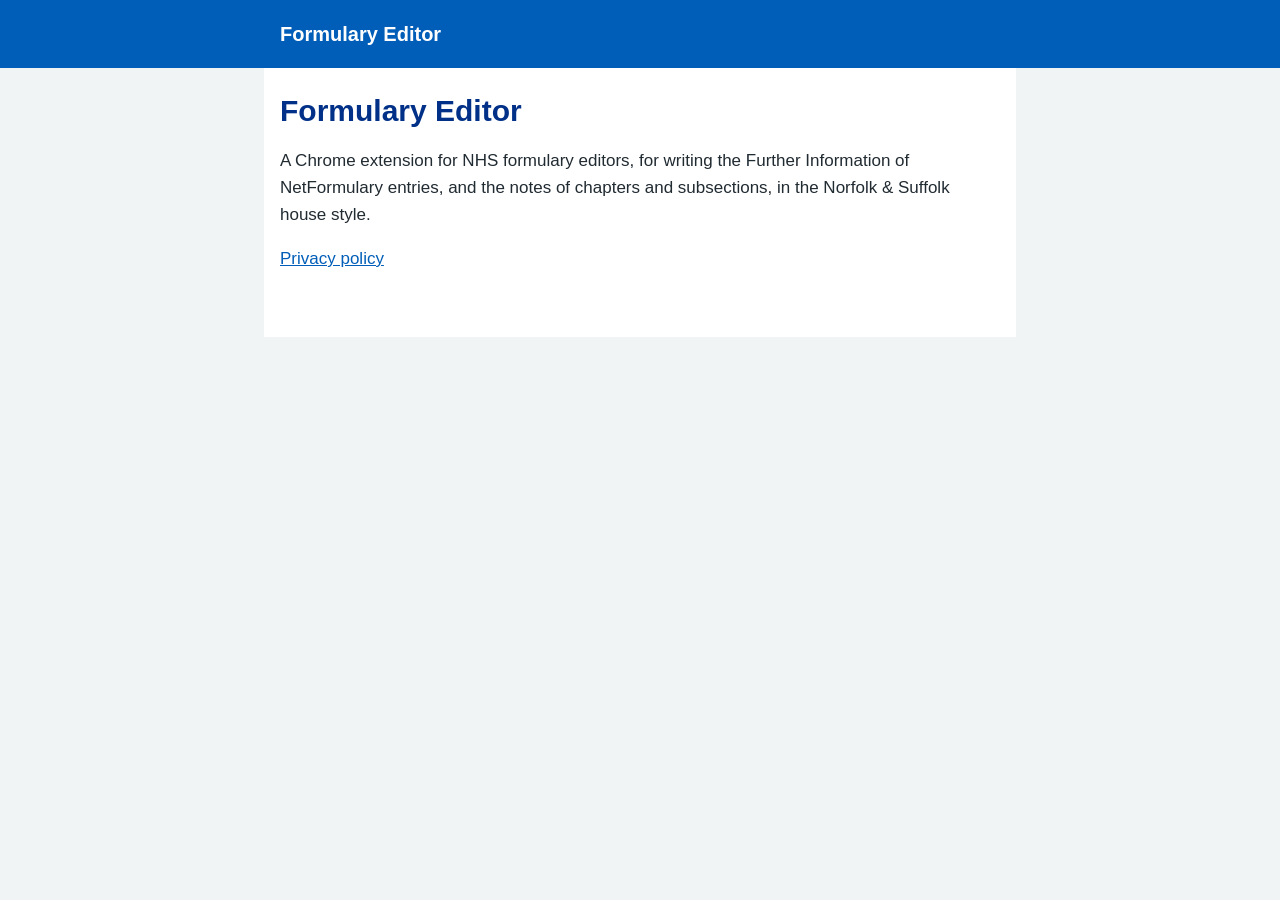
<file: index.html>
<!doctype html>
<html lang="en-GB">
<head>
<meta charset="utf-8">
<meta name="viewport" content="width=device-width, initial-scale=1">
<title>Formulary Editor</title>
<link rel="stylesheet" href="style.css">
</head>
<body>
<header><p>Formulary Editor</p></header>
<main>
<h1>Formulary Editor</h1>
<p>A Chrome extension for NHS formulary editors, for writing the Further Information of NetFormulary entries, and the notes of chapters and subsections, in the Norfolk &amp; Suffolk house style.</p>
<p><a href="privacy/">Privacy policy</a></p>
</main>
</body>
</html>
</file>
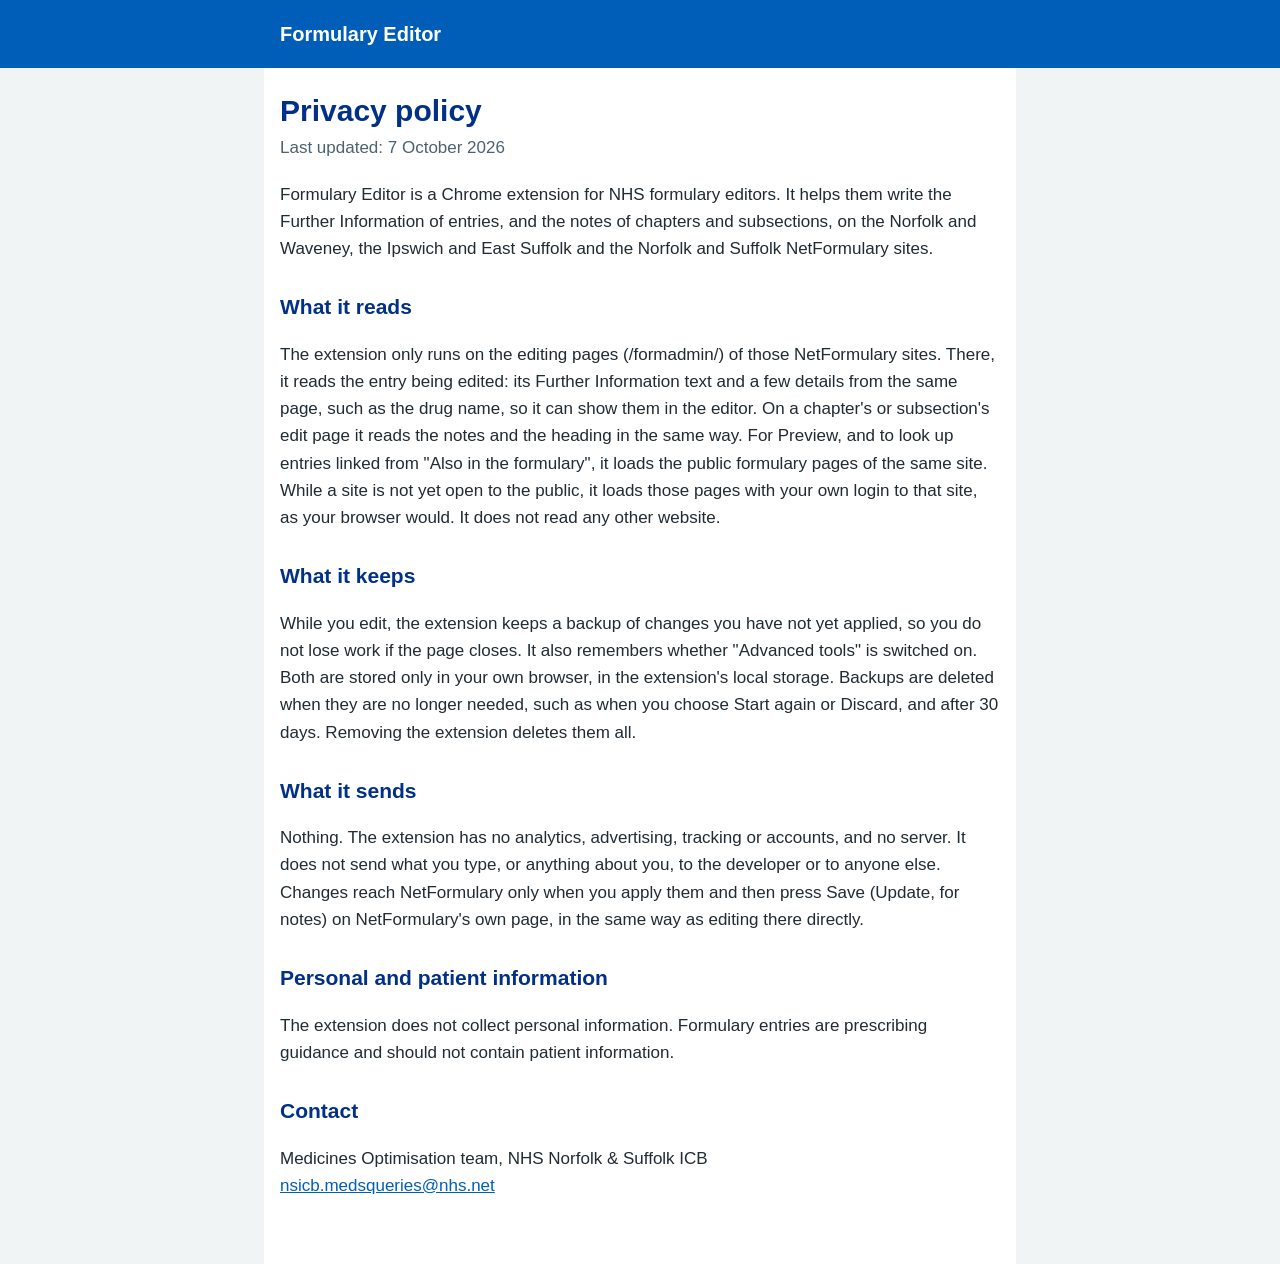
<file: privacy/index.html>
<!doctype html>
<html lang="en-GB">
<head>
<meta charset="utf-8">
<meta name="viewport" content="width=device-width, initial-scale=1">
<title>Formulary Editor: privacy policy</title>
<link rel="stylesheet" href="../style.css">
</head>
<body>
<header><p>Formulary Editor</p></header>
<main>
<h1>Privacy policy</h1>
<p class="updated">Last updated: 7 October 2026</p>
<p>Formulary Editor is a Chrome extension for NHS formulary editors. It helps them write the Further Information of entries, and the notes of chapters and subsections, on the Norfolk and Waveney, the Ipswich and East Suffolk and the Norfolk and Suffolk NetFormulary sites.</p>

<h2>What it reads</h2>
<p>The extension only runs on the editing pages (/formadmin/) of those NetFormulary sites. There, it reads the entry being edited: its Further Information text and a few details from the same page, such as the drug name, so it can show them in the editor. On a chapter's or subsection's edit page it reads the notes and the heading in the same way. For Preview, and to look up entries linked from "Also in the formulary", it loads the public formulary pages of the same site. While a site is not yet open to the public, it loads those pages with your own login to that site, as your browser would. It does not read any other website.</p>

<h2>What it keeps</h2>
<p>While you edit, the extension keeps a backup of changes you have not yet applied, so you do not lose work if the page closes. It also remembers whether "Advanced tools" is switched on. Both are stored only in your own browser, in the extension's local storage. Backups are deleted when they are no longer needed, such as when you choose Start again or Discard, and after 30 days. Removing the extension deletes them all.</p>

<h2>What it sends</h2>
<p>Nothing. The extension has no analytics, advertising, tracking or accounts, and no server. It does not send what you type, or anything about you, to the developer or to anyone else. Changes reach NetFormulary only when you apply them and then press Save (Update, for notes) on NetFormulary's own page, in the same way as editing there directly.</p>

<h2>Personal and patient information</h2>
<p>The extension does not collect personal information. Formulary entries are prescribing guidance and should not contain patient information.</p>

<h2>Contact</h2>
<p>Medicines Optimisation team, NHS Norfolk &amp; Suffolk ICB<br><a href="mailto:nsicb.medsqueries@nhs.net">nsicb.medsqueries@nhs.net</a></p>
</main>
</body>
</html>
</file>
<file: style.css>
body{margin:0;background:#f0f4f5;color:#212b32;font:17px/1.6 Arial,Helvetica,sans-serif}
header{background:#005eb8;color:#fff;padding:18px 16px}
header p{margin:0;max-width:720px;margin:0 auto;font-weight:bold;font-size:20px}
main{max-width:720px;margin:0 auto;padding:24px 16px 48px;background:#fff}
h1{font-size:30px;line-height:1.25;margin:0 0 4px;color:#003087}
h2{font-size:21px;margin:28px 0 6px;color:#003087}
.updated{color:#4c6272;margin:0 0 20px}
a{color:#005eb8}
</file>
